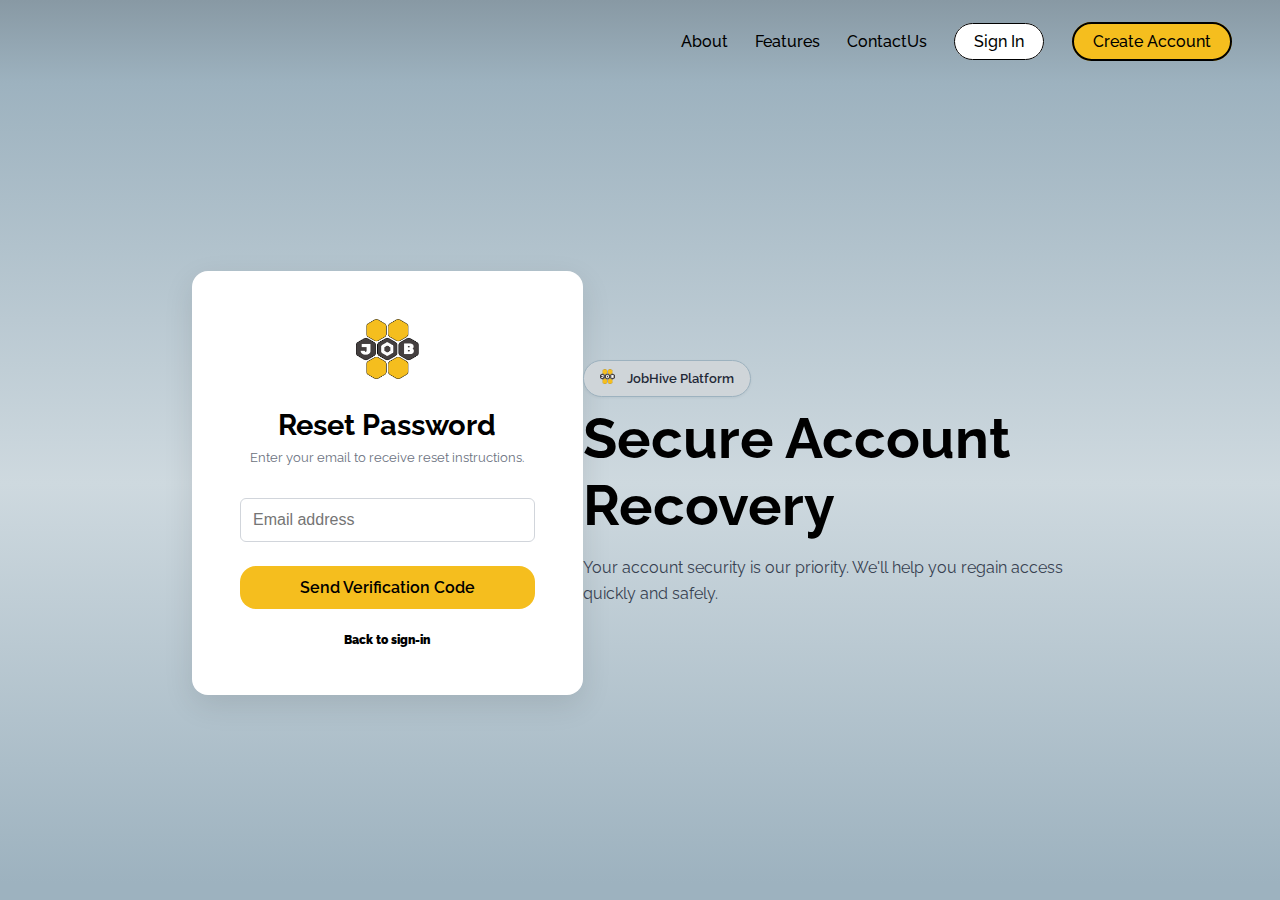
<file: resetpass.html>
<!DOCTYPE html>
<html lang="en">
<head>
  <meta charset="UTF-8">
  <meta name="viewport" content="width=device-width, initial-scale=1.0">
  <title>Reset Password - JobHive</title>
  <link rel="stylesheet" href="landingpage.css">
  <link rel="stylesheet" href="navbarforall.css">
  <link rel="stylesheet" href="resetpass-css4allstep.css">
  <link href="https://fonts.googleapis.com/css2?family=Raleway:wght@400;700&display=swap" rel="stylesheet">
</head>
<body>
 <body>
  <!-- Navbar -->
  <section class="navsec">
  <nav class="navbar">
    <div class="nav-container">
      <ul class="nav-links">
        <li><a href="index.html#about">About</a></li>
        <li><a href="index.html#features">Features</a></li>
        <li><a href="index.html#contact">ContactUs</a></li>
        <li><a href="sign-in.html" class="btn btn-signin">Sign In</a></li>
        <li><a href="sign-up.html" class="btn btn-signup">Create Account</a></li>
      </ul>
    </div>
  </nav>
 

  <!-- reset Section -->
  <section class="reset-section">
    <!-- Left: reset card -->
    <div class="reset-card">
      <div class="website-logo">
        <a href="index.html#frontpage"><img src="jobhive logo.png" alt="JobHive Logo"></a>
      </div>

      <h1 class="reset-title">Reset Password</h1>
      <p class="reset-subtitle">Enter your email to receive reset instructions.</p>

      <form class="reset-form" action="resetpassstep2.html">
        <div class="form-group">
          <input type="email" id="email" placeholder="Email address" required>
        </div>

        <button type="submit" class="btn-submit">Send Verification Code</button>

        <p class="backtosignin-text">
          <a href="sign-in.html"> Back to sign-in</a>
        </p>
      </form>
    </div>

    <!-- Right: Info section -->
    <div class="info-section">
      <div class="platform-tag">
         <a href="index.html#frontpage"><img src="jobhive logo.png" alt="JobHive Logo"></a>
         <span>JobHive Platform</span>
      </div>
      <h1>Secure Account Recovery</h1> <!-- try gawin h1  -->
      <p>Your account security is our priority. We'll help you regain access quickly and safely.</p>
    </div>
  </section>
</section>
</body>
</html>
</file>
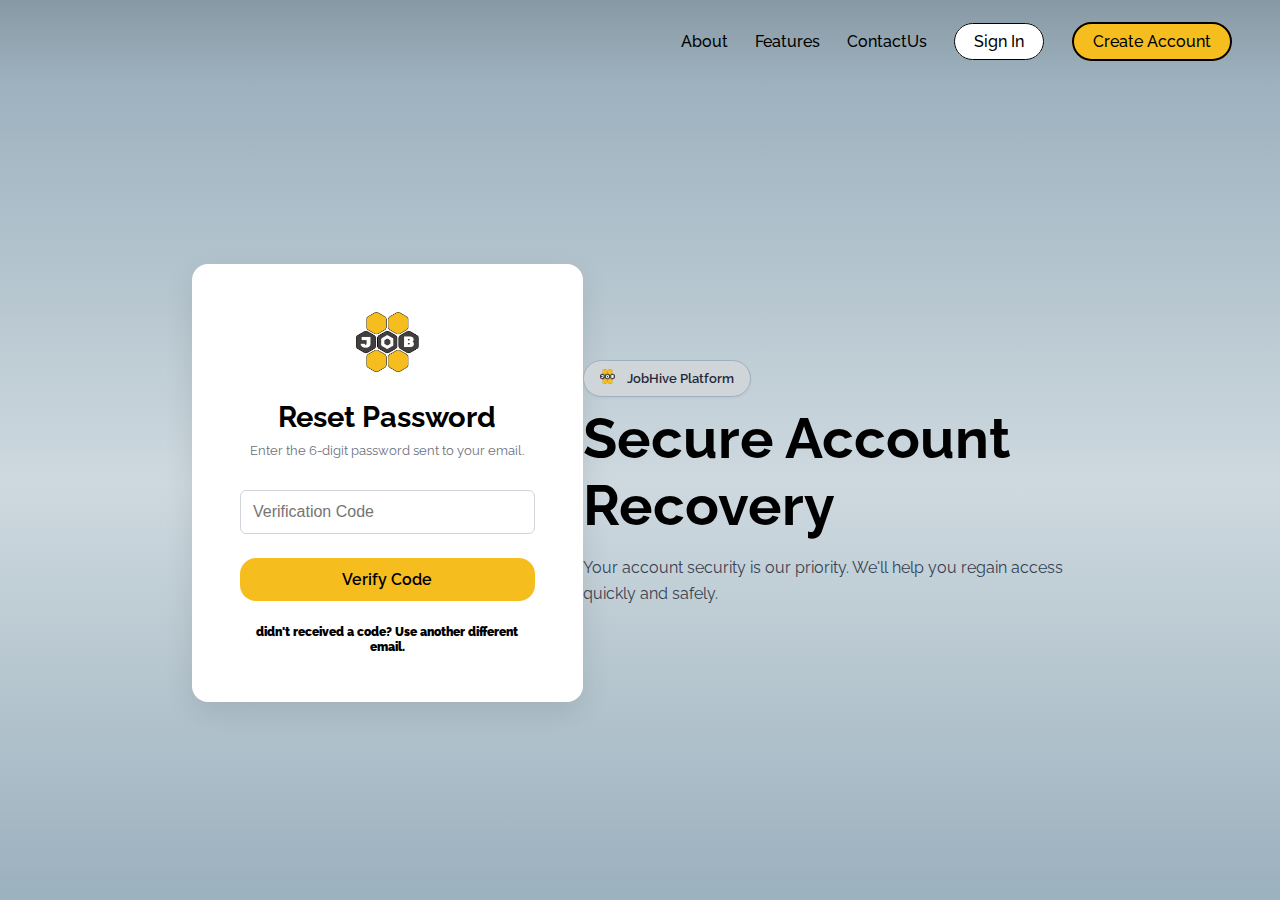
<file: resetpassstep2.html>
<!DOCTYPE html>
<html lang="en">
<head>
  <meta charset="UTF-8">
  <meta name="viewport" content="width=device-width, initial-scale=1.0">
  <title>Reset Password - JobHive</title>
  <link rel="stylesheet" href="landingpage.css">
  <link rel="stylesheet" href="navbarforall.css">
  <link rel="stylesheet" href="resetpass-css4allstep.css">
  <link href="https://fonts.googleapis.com/css2?family=Raleway:wght@400;700&display=swap" rel="stylesheet">
</head>
<body>
 <body>
  <!-- Navbar -->
   <section class="navsec">
  <nav class="navbar">
    <div class="nav-container">
      <ul class="nav-links">
        <li><a href="index.html#about">About</a></li>
        <li><a href="index.html#features">Features</a></li>
        <li><a href="index.html#contact">ContactUs</a></li>
        <li><a href="sign-in.html" class="btn btn-signin">Sign In</a></li>
        <li><a href="sign-up.html" class="btn btn-signup">Create Account</a></li>
      </ul>
    </div>
  </nav>
 

  <!-- reset Section -->
  <section class="reset-section">
    <!-- Left: reset card -->
    <div class="reset-card">
      <div class="website-logo">
        <a href="index.html#frontpage"><img src="jobhive logo.png" alt="JobHive Logo"></a>
      </div>

      <h1 class="reset-title">Reset Password</h1>
      <p class="reset-subtitle">Enter the 6-digit password sent to your email.</p>

      <form class="reset-form" action="resetpassstep3.html">
        <div class="form-group">
          <input type="text" id="text" placeholder="Verification Code" required> <!-- palitan ng for verification code  -->
        </div>

        <button type="submit" class="btn-submit">Verify Code</button>

        <p class="backtosignin-text">
          <a href="resetpass.html"> didn't received a code?  Use another different email.</a>
        </p>
      </form>
    </div>

    <!-- Right: Info section -->
    <div class="info-section">
      <div class="platform-tag">
         <a href="index.html#frontpage"><img src="jobhive logo.png" alt="JobHive Logo"></a>
         <span>JobHive Platform</span>
      </div>
      <h1>Secure Account Recovery</h1> <!-- try gawin h1  -->
      <p>Your account security is our priority. We'll help you regain access quickly and safely.</p>
    </div>
  </section>
</section>
</body>
</html>
</file>
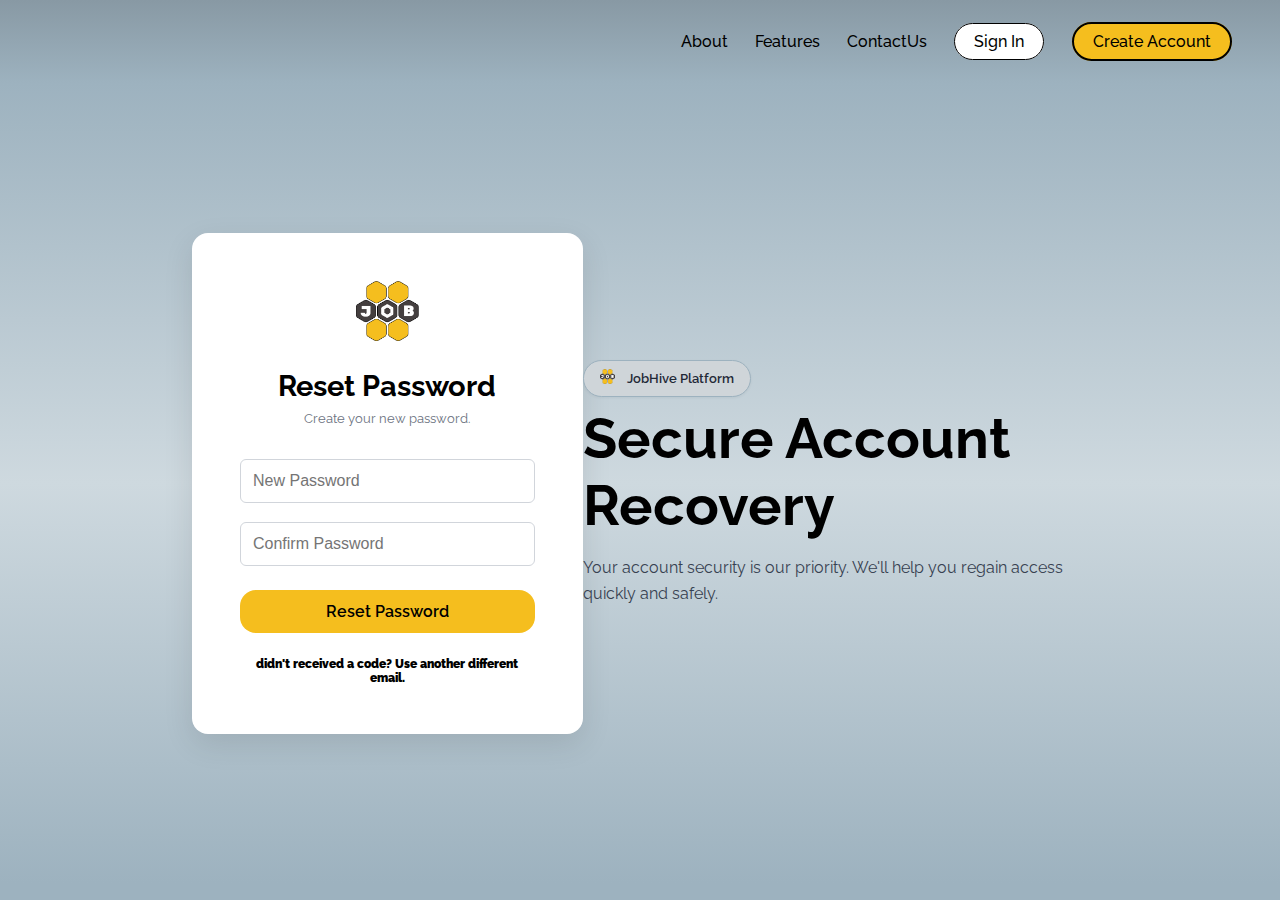
<file: resetpassstep3.html>
<!DOCTYPE html>
<html lang="en">
<head>
  <meta charset="UTF-8">
  <meta name="viewport" content="width=device-width, initial-scale=1.0">
  <title>Reset Password - JobHive</title>
  <link rel="stylesheet" href="landingpage.css">
  <link rel="stylesheet" href="navbarforall.css">
  <link rel="stylesheet" href="resetpass-css4allstep.css">
  <link href="https://fonts.googleapis.com/css2?family=Raleway:wght@400;700&display=swap" rel="stylesheet">
</head>
<body>
 <body>
  <!-- Navbar -->
   <section class="navsec">
  <nav class="navbar">
    <div class="nav-container">
      <ul class="nav-links">
        <li><a href="index.html#about">About</a></li>
        <li><a href="index.html#features">Features</a></li>
        <li><a href="index.html#contact">ContactUs</a></li>
        <li><a href="sign-in.html" class="btn btn-signin">Sign In</a></li>
        <li><a href="sign-up.html" class="btn btn-signup">Create Account</a></li>
      </ul>
    </div>
  </nav>
 

  <!-- reset Section -->
  <section class="reset-section">
    <!-- Left: reset card -->
    <div class="reset-card">
      <div class="website-logo">
        <a href="index.html#frontpage"><img src="jobhive logo.png" alt="JobHive Logo"></a>
      </div>

      <h1 class="reset-title">Reset Password</h1>
      <p class="reset-subtitle">Create your new password.</p>

      <form class="reset-form" action="resetpassstep4.html">
        <div class="form-group">
          <input type="password" id="new-pass" name="new_pass" minlength="8" autocomplete="new-pass" placeholder="New Password" required> <!-- palitan ng for verification code  -->
        </div>

        <div class="form-group">
          <input type="password" id="confirm-pass" name="confirm_pass" minlength="8" autocomplete="confirm-pass" placeholder="Confirm Password" required> <!-- palitan ng for verification code  -->
        </div>
        <button type="submit" class="btn-submit">Reset Password</button>

        <p class="backtosignin-text">
          <a href="resetpass.html"> didn't received a code?  Use another different email.</a>
        </p>
      </form>
    </div>

    <!-- Right: Info section -->
    <div class="info-section">
      <div class="platform-tag">
         <a href="index.html#frontpage"><img src="jobhive logo.png" alt="JobHive Logo"></a>
         <span>JobHive Platform</span>
      </div>
      <h1>Secure Account Recovery</h1> <!-- try gawin h1  -->
      <p>Your account security is our priority. We'll help you regain access quickly and safely.</p>
    </div>
  </section>
</section>
</body>
</html>
</file>
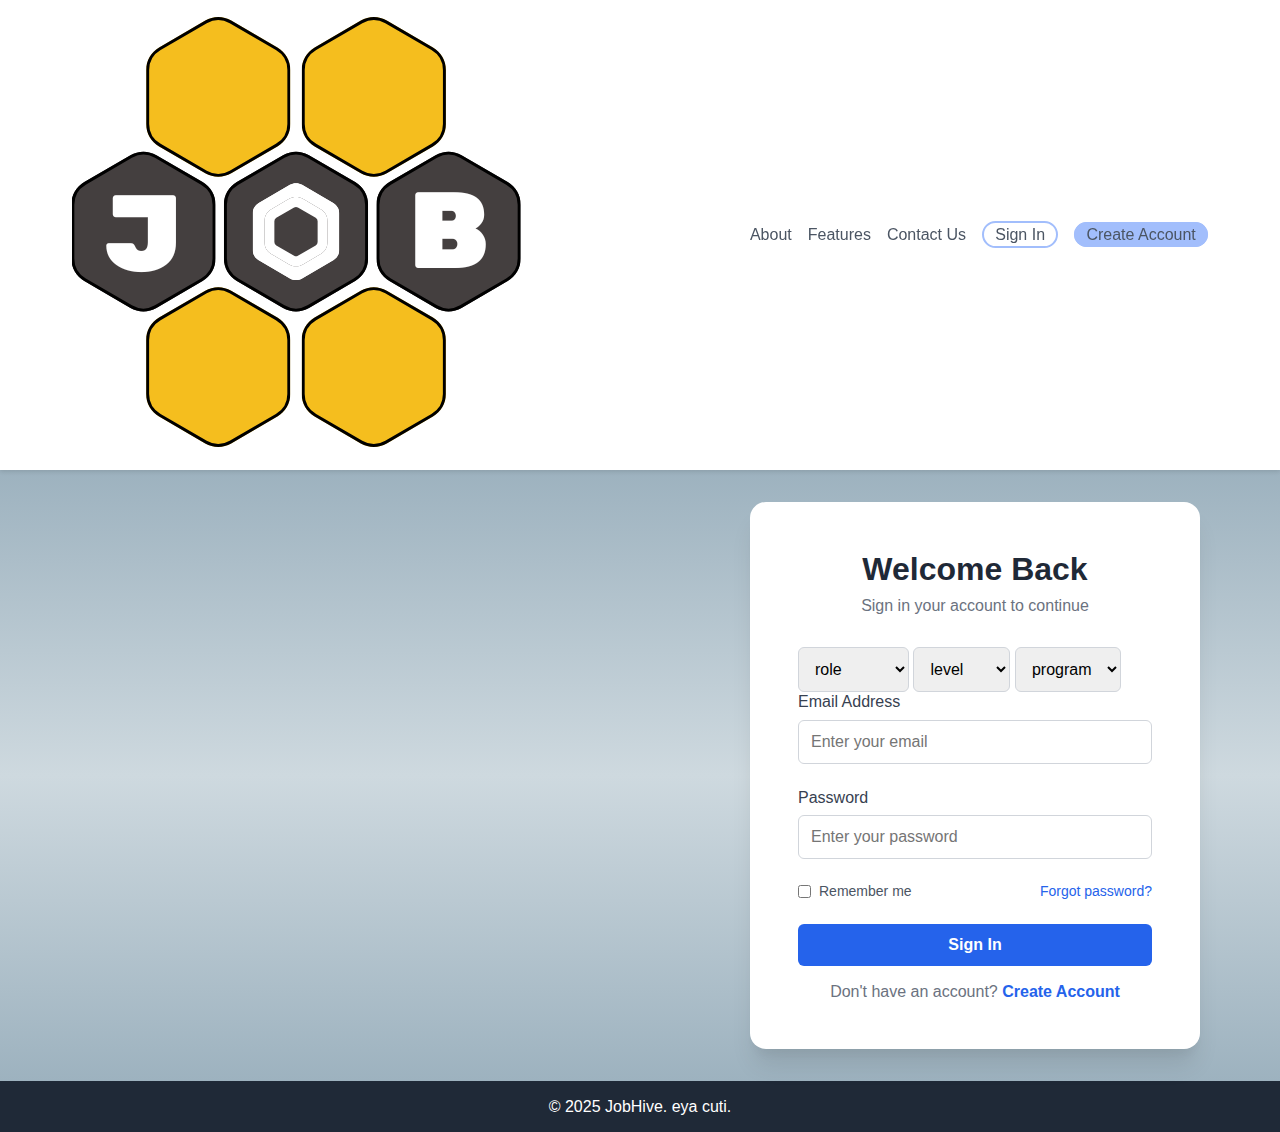
<file: sign-in.html>
<!DOCTYPE html>
<html lang="en">
<head>
  <meta charset="UTF-8">
  <meta name="viewport" content="width=device-width, initial-scale=1.0">
  <title>Sign In - JobHive</title>
  <link rel="stylesheet" href="style1.css">
  <!-- Added auth.css for authentication styles -->
  <link rel="stylesheet" href="auth.css">
</head>
<body>
  <section class="navsec">
  <nav class="navbar">
    <div class="nav-container">
      <div class="logo"><a href="index.html" img src="jobhive logo.png" style="text-decoration: none; color: inherit;">
        <img src="jobhive logo.png">
      </a></div>
      <ul class="nav-links">
        <li><a href="index.html#about">About</a></li>
        <li><a href="index.html#features">Features</a></li>
        <li><a href="index.html#contact">Contact Us</a></li>
        <li><a href="sign-in.html" class="btn btn-signin">Sign In</a></li>
        <li><a href="sign-up.html" class="btn btn-signup">Create Account</a></li>
      </ul>
    </div>
  </nav>
  </section>

   <!-- Sign In Section  -->
  <section class="auth-section">
    <div class="auth-container">
      <div class="auth-card">
        <h1 class="auth-title">Welcome Back</h1>
        <p class="auth-subtitle">Sign in your account to continue</p>

        <select name="role" class="gampanin">
           <option value="role">role</option>
           <option value="student">student</option>
           <option value="company">company</option>
           <option value="admin">admin</option>
        </select>
        
         <select name="level" class="lvl">
           <option value="Choose">level</option>
           <option value="shs">shs</option>
           <option value="college">college</option>
        </select>

         <select name="programa" class="program">
           <option value="Choose">program</option>
           <option value="it">it</option>
           <option value="hm">hm</option>
           <option value="tm">tm</option>
           <option value="ba">ba</option>
           <option value="cs">cs</option>
        </select>
        
        <form class="auth-form" action="ih.html">
          <div class="form-group">
            <label for="email">Email Address</label>
            <input type="email" id="email" placeholder="Enter your email" required>
          </div>
          
          <div class="form-group">
            <label for="password">Password</label>
            <input type="password" id="password" placeholder="Enter your password" required>
          </div>
          
          <div class="form-options">
            <label class="checkbox-label">
              <input type="checkbox" id="remember">
              <span>Remember me</span>
            </label>
            <a href="#" class="forgot-link">Forgot password?</a>
          </div>
          
          <button href type="submit" class="btn-submit">Sign In</button>
        </form>
        
        <div class="auth-footer">
          <p>Don't have an account? <a href="sign-up.html" class="auth-link">Create Account</a></p>
        </div>
      </div>
    </div>
  </section>

   <!-- Footer  -->
  <footer class="footer">
    <p>&copy; 2025 JobHive. eya cuti.</p>
  </footer>
</body>
</html>
</file>
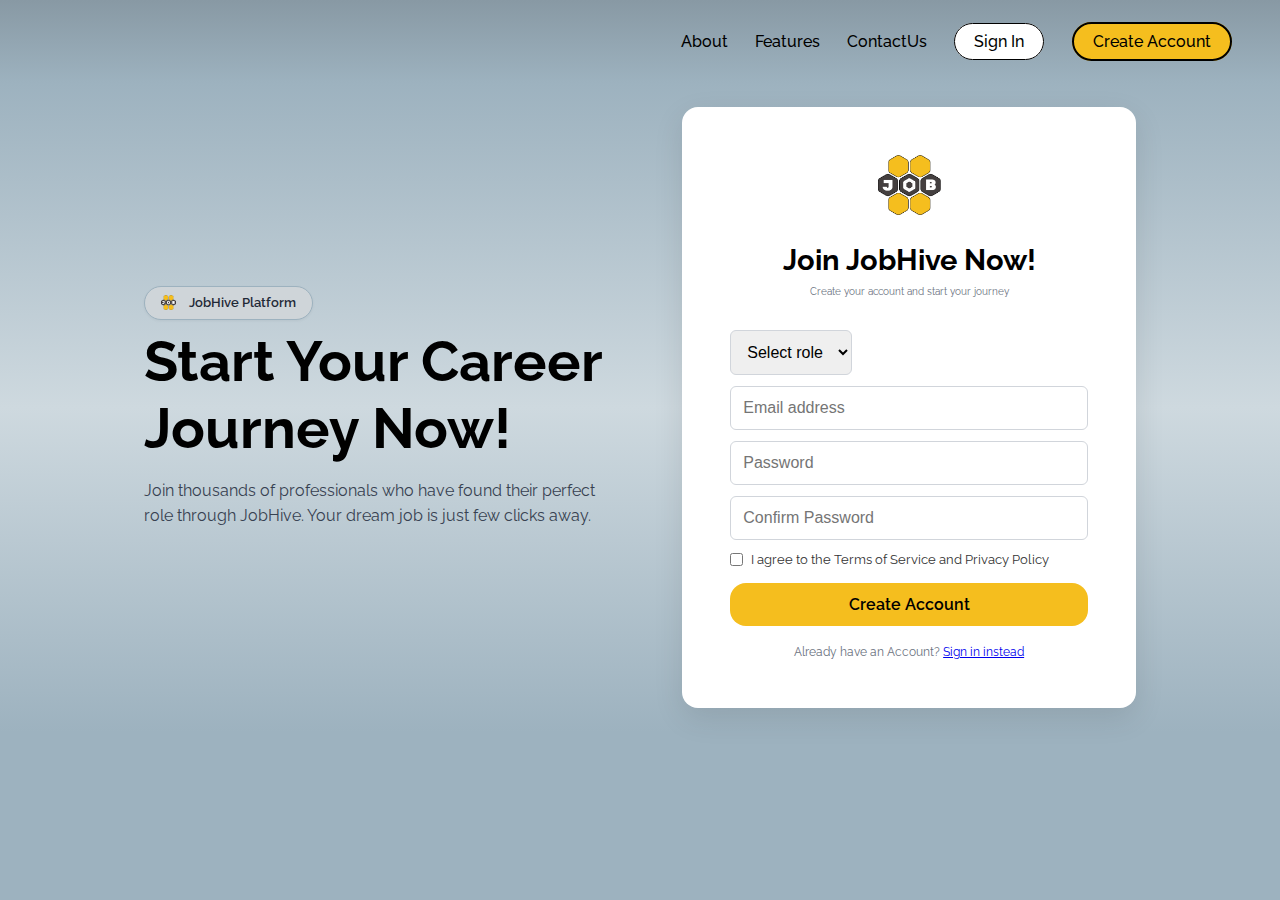
<file: sign-up.html>
<!DOCTYPE html>
<html lang="en">
<head>
  <meta charset="UTF-8">
  <meta name="viewport" content="width=device-width, initial-scale=1.0">
  <title>Sign Up - JobHive</title>
  <link rel="stylesheet" href="landingpage.css">
  <link rel="stylesheet" href="signup.css">
  <link rel="stylesheet" href="navbarforall.css">
  <link href="https://fonts.googleapis.com/css2?family=Raleway:wght@400;700&display=swap" rel="stylesheet">
</head>
<body>
 <body>
  <!-- Navbar -->
   <section class="navsec">
  <nav class="navbar">
    <div class="nav-container">
      <ul class="nav-links">
        <li><a href="index.html#about">About</a></li>
        <li><a href="index.html#features">Features</a></li>
        <li><a href="index.html#contact">ContactUs</a></li>
        <li><a href="sign-in.html" class="btn btn-signin">Sign In</a></li>
        <li><a href="sign-up.html" class="btn btn-signup">Create Account</a></li>
      </ul>
    </div>
  </nav>
 




      <!-- Sign up Section -->
  <section class="auth-section">
        <!--left: Info section -->
    <div class="info-section">
      <div class="platform-tag">
         <img src="jobhive logo.png" alt="JobHive Logo">
         <span>JobHive Platform</span>
      </div>

      <h1>Start Your Career Journey Now!</h1>
      <p>Join thousands of professionals who have found their perfect role through JobHive. Your dream job is just few clicks away.</p>
    </div>
    <!-- right: Sign-in card -->
    <div class="auth-card">
      <div class="website-logo">
        <a href="index.html#frontpage"><img src="jobhive logo.png" alt="JobHive Logo"></a>
      </div>

      <h1 class="auth-title">Join JobHive Now!</h1>
      <p class="auth-subtitle">Create your account and start your journey</p>

      <select id="roleSelect" class="selections">
         <option value="" disabled selected>Select role</option>
         <option value="Student">Student</option>
         <option value="Company">Company</option>
         <option value="Admin">Admin</option>
      </select>

      <select id="levelSelect" class="selections">
         <option value="" disabled selected>Select level</option>
         <option value="shs">SHS</option>
         <option value="college">College</option>
      </select>

      <select id="programSelect" class="selections">
         <option value="" disabled selected>Select program</option>
      </select>


      <form class="auth-form" action="">
        <div class="form-group">
          <input type="email" id="email" placeholder="Email address" required>
        </div>

        <div class="form-group">
          <input type="password" id="password" placeholder="Password" required>
        </div>

        <div class="form-group">
          <input type="password" id="confirm-pass" placeholder="Confirm Password" required>
        </div>

        <div class="form-options">
          <label class="checkbox-label">
            <input type="checkbox" id="remember" required>
            <span>I agree to the Terms of Service and Privacy Policy</span>
          </label>
        </div>

        <button type="submit" class="btn-submit">Create Account</button>

        <p class="create-text">
          Already have an Account? <a href="sign-in.html">Sign in instead</a>
        </p>
      </form>
    </div>
  </section>
</section>


<!-- gawa ni gpt  -->
<script>
  const roleSelect = document.getElementById('roleSelect');
  const levelSelect = document.getElementById('levelSelect');
  const programSelect = document.getElementById('programSelect');

  // Initially hide level & program selects
  levelSelect.classList.add('hidden');
  programSelect.classList.add('hidden');

  // When Role changes
  roleSelect.addEventListener('change', function() {
    const role = roleSelect.value;

    if (role === 'Student') {
      levelSelect.classList.remove('hidden');
    } else {
      levelSelect.classList.add('hidden');
      programSelect.classList.add('hidden');
    }

    // Reset selections
    levelSelect.selectedIndex = 0;
    programSelect.selectedIndex = 0;
  });

  // When Level changes
  levelSelect.addEventListener('change', function() {
    const level = levelSelect.value;

    // Clear old options
    programSelect.innerHTML = '';

    if (level === 'college') {
      // Set dynamic placeholder
      const defaultOpt = document.createElement('option');
      defaultOpt.textContent = 'Choose your program';
      defaultOpt.disabled = true;
      defaultOpt.selected = true;
      programSelect.appendChild(defaultOpt);

      // College options
      const collegePrograms = [
        'Information Technology',
        'Tourism',
        'Hospitality Management',
        'Business Administration'
      ];
      collegePrograms.forEach(program => {
        const opt = document.createElement('option');
        opt.value = program.toLowerCase().replace(/\s+/g, '-');
        opt.textContent = program;
        programSelect.appendChild(opt);
      });
      programSelect.classList.remove('hidden');

    } else if (level === 'shs') {
      // Set dynamic placeholder
      const defaultOpt = document.createElement('option');
      defaultOpt.textContent = 'Choose your strand';
      defaultOpt.disabled = true;
      defaultOpt.selected = true;
      programSelect.appendChild(defaultOpt);

      // SHS strands
      const shsPrograms = ['ITMAWD', 'HUMSS', 'GAS', 'TOPER', 'ABM'];
      shsPrograms.forEach(program => {
        const opt = document.createElement('option');
        opt.value = program.toLowerCase();
        opt.textContent = program;
        programSelect.appendChild(opt);
      });
      programSelect.classList.remove('hidden');

    } else {
      programSelect.classList.add('hidden');
    }
  });
</script>


</body>
</html>
</file>
<file: landingpage.css>
* {
  margin: 0;
  padding: 0;
  box-sizing: border-box;
  user-select: none;
}

body {
  font-family: 'raleway', sans-serif;
  line-height: 1.2;
  color: #333;

}


/* Navbar Styles */

.navsec {
  /* background-color: #9db2bf; */
  
    background: linear-gradient(#9db2bf 0%, #ced9df 50%, #9db2bf 100%);
}
.navbar {
  background: linear-gradient(to bottom, #8899a4, rgba(0,0,0,0));
  position: sticky;
  top: 0;
  z-index: 1000;
  
}

.nav-container {
  max-width: 1300px;
  margin: 0 auto;
  padding: 1rem 1.5rem;
  display: flex;
  justify-content: space-between;
  align-items:center;
}

.logo img {
  height: 3.5rem; 
  width: auto;
  display: block;
}

.logo img:hover{
  transition: 0.2s ease;
  transform: scale(1.10);
}


.nav-links {
  list-style: none;
  display: flex;
  align-items: center;
  gap: 1.7rem;
  margin: 0;
  padding: 0;
}


.nav-links a {
  text-decoration: none;
  color: #000;
  font-weight: 500;
}

.nav-links a:hover {
  color: #4b5563;
}

.btn {
  border-radius: 20px;
  padding: 0.5rem 1.2rem;
  text-decoration: none;
  font-weight: 600;
}

.btn-signin {
  border: 1px solid black;
  background-color: white;
}

.btn-signin:hover {
  border: 2px solid white;
  box-shadow: 0 0 4px, 0 0 10px white;
}


.btn-signup {
  background-color:#f5be1e;
  border: 2px solid black;
}

.btn-signup:hover {
  background-color: #f5be1e;
  border-color: #f5be1e;
  box-shadow: 0 0 10px, 0 0 10px #f5be1e;
}


/* frontpage Section */
.frontpage {
  height: 100vh;

  color: black;
  padding: 6.9rem 1rem;
  text-align: left;
}

.frontpage-content {
  max-width: 1130px;
  margin: 0 auto;
}

.frontpage h1 {
  font-size: 3.7rem;
  font-weight: bold;
  margin-bottom: 1.5rem;
}

.frontpage p {
  font-size: 1rem;
  margin-bottom: 2rem;
  opacity: 0.9;
}

.btn-cta {
  background-color: #f5be1e;
  color: black;
  padding: 1rem 2rem;
  font-size: 1.125rem;
  border-radius: 0.5rem;
  text-decoration: none;
  display: inline-block;
  font-weight: 600;
  transition: transform 0.3s;
}

.btn-cta:hover {
  transform: translateY(-2px);
}


/* About Section */
.about {
  padding: 12rem 20rem;
  height: 100vh;
  /* background-color: #f9fafb; */
}

.about-content {
  max-width: 100vh;
  margin: auto;
  text-align: center;
}

.about-content p {
  font-size: 1.125rem;
  color: #4b5563;
  line-height: 1.8;
  margin-bottom: 1rem;
}



/* Features Section */
.features {
  padding: 12rem 2rem;
    height: 100vh;
  /* background-color: white; */
}

.section-title {
  text-align: center;
  font-size: 3rem;
  font-weight: bold;
  margin-bottom: 3rem;
  color: #1f2937;
}

.features-grid {
  max-width: 1200px;
  margin: 0 auto;
  display: grid;
  grid-template-columns: repeat(auto-fit, minmax(300px, 1fr));
  gap: 2.4rem;
}

.feature-card {
  background-color: #eaf2f7;
  padding: 2rem;
  border-radius: 0.5rem;
  box-shadow: 0 4px 6px rgba(0, 0, 0, 0.1);
  transition: transform 0.3s;
}

.feature-card:hover {
  transform: translateY(-5px);
}

.feature-icon {
  font-size: 3rem;
  margin-bottom: 1.5rem;

}

i {
  padding-bottom: 1.3rem;
}

.feature-card h3 {
  font-size: 1.5rem;
  font-weight: 600;
  margin-bottom: 1rem;
  color: #1f2937;
}

.feature-card p {
  color: #6b7280;
  line-height: 1.6;
}













/* Contact Section */
.contact {
  padding: 4rem 2rem;

  /* background-color: #f9fafb; */
}

.contact-title {
  text-align: center;
  font-size: 3rem;
  font-weight: bold;
  margin-bottom: 0.5rem;
  color: #1f2937;
}


.subtitle {
  text-align: center;
  color: #4b5563;
  font-size: 15px;
  margin-bottom: 1.3rem;
  line-height: 1.5;
}

.contact-content {
  max-width: 520px;
  margin: 0 auto;
  background-color: #ffffff;
  border: 2px solid #ffffff;

  box-shadow: 0 0 1px #1f2937, 0 0 10px #1f2937;
  border-radius: 5%;
  padding: 2rem 2rem;
}

.contact-form {
  display: flex;
  flex-direction: column;
  gap: 1rem;
}

.form-group {
  display: flex;
  flex-direction: column;
}

.form-group label {
  margin-bottom: 0.5rem;
  font-weight: 500;
  font-size: small;
  color: #374151;
}

.form-group input,
.form-group textarea {
  padding: 0.75rem;
  border: 1px solid #d1d5db;
  border-radius: 0.375rem;
  font-size: 1rem;
  transition: border-color 0.3s;
}

.form-group input:focus,
.form-group textarea:focus {
  outline: none;
  border-color: #f5be1e;
}

.form-group textarea {
  resize: horizontal;
  min-height: 100px;
}

.btn-submit {
  background-color: #f5be1e;
  color: black;
  padding: 0.50rem 1.5rem;
  border: none;
  border-radius: 0.4rem;
  font-size: 1rem;
  font-weight: 600;
  cursor: pointer;
  transition: background-color 0.3s;
}

.btn-submit:hover {
  background-color: #f5be1e;
}


.yilo{
  color: #f5be1e;
  text-shadow: 1px 1px 2px black
}
.gray{
  text-shadow: 1px 1px 2px white;
}

.footer{
  background-color: #8899a4;
  padding: 1rem 1rem;
  text-align: center;
  font-size: small;
  font-weight: 100;
}
</file>
<file: navbarforall.css>
/* some of the repeating elements are here */
/* navbar for sign in/up logo css */

/* General Page Styles */

body {
  font-family: 'Raleway', sans-serif;
  margin: 0;
  padding: 0;
  background: linear-gradient(#9db2bf 0%, #ced9df 50%, #9db2bf 100%);


}

/* Navbar */
.navsec{
 background: #9db2bf;
 height: 100vh;
}
.navbar {
  display: flex;
  justify-content: flex-end;
  align-items: center;
  padding: 1rem 1.5rem;
  background: linear-gradient(to bottom, #8899a4, rgba(0,0,0,0));
}

.nav-container {
  display: flex-end;
  justify-content: flex-end;
  align-items: center;
  width: 100%;
}

/* .logo img {
  height: 50px;
} */

.nav-links {
  list-style: none;
  display: flex;
  align-items: center;
  gap: 1.7rem;
  margin: 0;
  padding: 0;
}

.nav-links a {
  text-decoration: none;
  color: #000;
  font-weight: 500;
}

.nav-links a:hover {
  color: #4b5563;
}

.btn {
  border-radius: 20px;
  padding: 0.5rem 1.2rem;
  text-decoration: none;
  font-weight: 600;
}

.btn-signin {
  border: 1px solid #000;
  color: #000;
}

.btn-signup {
  background-color: #f5be1e;
  color: #000;
}

.platform-tag {
  display: inline-flex;
  align-items: center;
  gap: 0.8rem;
  background-color: rgb(207, 213, 217);
  border: 1.5px solid rgb(157, 178,191);
  border-radius: 50px;
  padding: 0.5rem 1rem;
  font-weight: 600;
  color: #1f2937;
  box-shadow: 0 1px 3px rgba(0, 0, 0, 0.05);
}

span{
  font-size: small;
}

.platform-tag img {
  width: 15px;
  height: 15px;
}

p, h1, h2, h3{
  color: #000;
}

h1{
  font-size: 3.5rem;
  font-weight: bolder;

}


.website-logo {
  display: flex;
  justify-content: center;
  margin-bottom: 1.5rem;
}

.website-logo img {
  height: 60px;
  width: auto;
}
</file>
<file: style1.css>
* {
  margin: 0;
  padding: 0;
  box-sizing: border-box;
}

body {
  font-family: -apple-system, BlinkMacSystemFont, "Segoe UI", Roboto, "Helvetica Neue", Arial, sans-serif;
  line-height: 1.2;
  color: #333;
}









/* Navbar Styles */
.navbar {
  background-color: white;
  box-shadow: 0 2px 4px rgba(0, 0, 0, 0.1);
  position: sticky;
  top: 0;
  z-index: 1000;
}

.nav-container {
  max-width: 1200px;
  margin: 0 auto;
  padding: 1rem 2rem;
  display: flex;
  justify-content: space-between;
  align-items: center;
}

.logo {
  font-size: 1.5rem;
  font-weight: bold;
  color: #2563eb;
}

.nav-links {
  display: flex;
  align-items: center;
  gap: 1rem;
  list-style: none;
}

.nav-links a {
  text-decoration: none;
  color: #4b5563;
  font-weight: 500;
  transition: color 0.3s;
}

.nav-links a:hover {
  color: #4b5563;
}

.btn {
  padding: 0.2rem 0.7rem;
  border-radius: 10rem;
  font-weight: 500;
  text-decoration: none;
  cursor: pointer;

}

.btn-signin {
  border: 2px solid #a2befc;
  background-color: white;
}

.btn-signin:hover {
  box-shadow: 0 0 5px, 0 0 5px #374151;
}


.btn-signup {
  background-color: #a2befc;
  border: 1px solid #a2befc;
}

.btn-signup:hover {
  background-color: white;
  border-color: #1d4ed8;
  box-shadow: 0 0 5px, 0 0 5px #374151;
}







/* frontpage Section */
.frontpage {
  background: linear-gradient(135deg, #667eea 0%, #764ba2 100%);
  color: white;
  padding: 8rem 2rem;
  text-align: left;
}

.frontpage-content {
  max-width: 800px;
  margin: 0 auto;
}

.frontpage h1 {
  font-size: 3rem;
  font-weight: bold;
  margin-bottom: 1.5rem;
}

.frontpage p {
  font-size: 1rem;
  margin-bottom: 2rem;
  opacity: 0.9;
}

.btn-cta {
  background-color: white;
  color: #667eea;
  padding: 1rem 2rem;
  font-size: 1.125rem;
  border-radius: 0.5rem;
  text-decoration: none;
  display: inline-block;
  font-weight: 600;
  transition: transform 0.3s;
}

.btn-cta:hover {
  transform: translateY(-2px);
}





/* About Section */
.about {
  padding: 8rem 2rem;
  background-color: white;
}

.about-content {
  max-width: 800px;
  margin: 0 auto;
  text-align: center;
}

.about-content p {
  font-size: 1.125rem;
  color: #4b5563;
  line-height: 1.8;
  margin-bottom: 1rem;
}





/* Features Section */
.features {
  padding: 8rem 2rem;
  background-color: #f9fafb;
}

.section-title {
  text-align: center;
  font-size: 2.5rem;
  font-weight: bold;
  margin-bottom: 3rem;
  color: #1f2937;
}

.features-grid {
  max-width: 1200px;
  margin: 0 auto;
  display: grid;
  grid-template-columns: repeat(auto-fit, minmax(300px, 1fr));
  gap: 2rem;
}

.feature-card {
  background-color: white;
  padding: 2rem;
  border-radius: 0.5rem;
  box-shadow: 0 4px 6px rgba(0, 0, 0, 0.1);
  transition: transform 0.3s;
}

.feature-card:hover {
  transform: translateY(-5px);
}

.feature-icon {
  font-size: 3rem;
  margin-bottom: 1rem;
}

.feature-card h3 {
  font-size: 1.5rem;
  font-weight: 600;
  margin-bottom: 1rem;
  color: #1f2937;
}

.feature-card p {
  color: #6b7280;
  line-height: 1.6;
}













/* Contact Section */
.contact {
  padding: 5rem 2rem;
  background-color: #f9fafb;
}

.contact-content {
  max-width: 600px;
  margin: 0 auto;
}

.contact-form {
  display: flex;
  flex-direction: column;
  gap: 1.5rem;
}

.form-group {
  display: flex;
  flex-direction: column;
}

.form-group label {
  margin-bottom: 0.5rem;
  font-weight: 500;
  color: #374151;
}

.form-group input,
.form-group textarea {
  padding: 0.75rem;
  border: 1px solid #d1d5db;
  border-radius: 0.375rem;
  font-size: 1rem;
  transition: border-color 0.3s;
}

.form-group input:focus,
.form-group textarea:focus {
  outline: none;
  border-color: #2563eb;
}

.form-group textarea {
  resize: vertical;
  min-height: 120px;
}

.btn-submit {
  background-color: #2563eb;
  color: white;
  padding: 0.75rem 2rem;
  border: none;
  border-radius: 0.375rem;
  font-size: 1rem;
  font-weight: 600;
  cursor: pointer;
  transition: background-color 0.3s;
}

.btn-submit:hover {
  background-color: #1d4ed8;
}





/* Footer */
.footer {
  background-color: #1f2937;
  color: white;
  text-align: center;
  padding: 1rem;
}
</file>
<file: auth.css>
navsec{
  
}
/* Auth Section Layout */
.auth-section {
  user-select: none;
  min-height: 100%;
  display: flex;
  align-items: right;
  justify-content: right;
  padding: 2rem 5rem;
  background: linear-gradient(#9db2bf 0%, #ced9df 50%, #9db2bf 100%);
}

.auth-container {
  width: 100%;
  max-width: 450px;
}

.auth-card {
  background-color: white;
  padding: 3rem;
  border-radius: 1rem;
  box-shadow: 0 20px 25px -5px rgba(0, 0, 0, 0.1), 0 10px 10px -5px rgba(0, 0, 0, 0.04);
}

/* Auth Typography */
.auth-title {
  font-size: 2rem;
  font-weight: bold;
  color: #1f2937;
  margin-bottom: 0.5rem;
  text-align: center;
}

.auth-subtitle {
  color: #6b7280;
  text-align: center;
  margin-bottom: 2rem;
}

/* Auth Form */
.auth-form {
  display: flex;
  flex-direction: column;
  gap: 1.5rem;
}

.form-group {
  display: flex;
  flex-direction: column;
}

select {
    padding: 0.75rem;
  border: 1px solid #d1d5db;
  border-radius: 0.375rem;
  font-size: 1rem;


}

.form-group label {
  margin-bottom: 0.5rem;
  font-weight: 500;
  color: #374151;
}

.form-group input {
  padding: 0.75rem;
  border: 1px solid #d1d5db;
  border-radius: 0.375rem;
  font-size: 1rem;
  transition: border-color 0.3s;
}

.form-group input:focus {
  outline: none;
  border-color: #2563eb;
}

/* Form Options */
.form-options {
  display: flex;
  justify-content: space-between;
  align-items: center;
  flex-wrap: wrap;
  gap: 0.5rem;
}

.checkbox-label {
  display: flex;
  align-items: center;
  gap: 0.5rem;
  cursor: pointer;
  color: #4b5563;
  font-size: 0.875rem;
}

.checkbox-label input[type="checkbox"] {
  cursor: pointer;
}

/* Auth Links */
.forgot-link {
  color: #2563eb;
  text-decoration: none;
  font-size: 0.875rem;
  font-weight: 500;
}

.forgot-link:hover {
  text-decoration: underline;
}

.auth-link {
  color: #2563eb;
  text-decoration: none;
  font-weight: 600;
}

.auth-link:hover {
  text-decoration: underline;
}

/* Submit Button */
.btn-submit {
  background-color: #2563eb;
  color: white;
  padding: 0.75rem 2rem;
  border: none;
  border-radius: 0.375rem;
  font-size: 1rem;
  font-weight: 600;
  cursor: pointer;
  transition: background-color 0.3s;
}

.btn-submit:hover {
  background-color: #1d4ed8;
}

/* Auth Footer */
.auth-footer {
  margin-top: 1rem;
  text-align: center;
  color: #6b7280;
}

/* Responsive Design for Auth Pages
@media (max-width: 768px) {
  .auth-card {
    padding: 2rem;
  }

  .auth-title {
    font-size: 1.5rem;
  }

  .form-options {
    flex-direction: column;
    align-items: flex-start;
  }
} */
</file>
<file: signup.css>
/* Right Info Section */
.info-section,.auth-section {
    gap: 5rem;
    align-items: center;
}
.info-section{

  justify-content: flex-start;
  /* max-width: 500px; */
}


.info-section h1 {
  /* font-size: 2.3rem;
  font-weight: 1000; */
  margin-top: 0.5rem;
  margin-bottom: 1rem;
}

.info-section p {
  color: #374151;
  font-size: 1rem;
  line-height: 1.6;
}


/* Auth Section*/
.auth-section {
  display: flex;
  justify-content: flex-end;
  /* align-items: right; */

  padding: 1.5rem 9rem;
  /* min-height: calc(100vh - 100px); */
  background: linear-gradient(#9db2bf 0%, #ced9df 50%, #9db2bf 100%);
}

.auth-card {
  background-color: white;
  padding: 3rem;
  border-radius: 1rem;
  width: 800px;
  box-shadow: 0 10px 30px rgba(0, 0, 0, 0.1);
}

.selections{
    margin-bottom: 0.7rem;
    padding: 0.75rem;
    border: 1px solid #d1d5db;
    border-radius: 0.375rem;
    font-size: 1rem;
    transition: border-color 0.3s;
}



.auth-title {
  text-align: center;
  font-size: 1.8rem;
  font-weight: 700;
  margin-bottom: 0.5rem;
}

.auth-subtitle {
  font-size: 10px;
  text-align: center;
  color: #6b7280;
  margin-bottom: 2rem;
}

.auth-form {
  display: flex;
  flex-direction: column;
  gap: 0.7rem;

}

input {
  padding: 0.8rem;
  border: 1px solid #d1d5db;
  border-radius: 0.375rem;
  font-size: 10rem;

}

.form-options {
  display: flex;
  justify-content: space-between;
  align-items: center;
  font-size: 0.9rem;
}

.checkbox-label {
  display: flex;
  align-items: center;
  gap: 0.5rem;
}

.forgot-link {
  font-size: small;
  color: #2563eb;
  text-decoration: none;
}

.btn-submit {
  font-family: 'raleway', sans-serif;
  background-color: #f5be1e;
  color: #000;
  border: none;
  border-radius: 1rem;
  padding: 0.75rem;
  font-size: 1rem;
  cursor: pointer;
  margin-top: 0.3rem;
}

.btn-submit:hover {
  background-color: #f2aa02;
}

.create-text {
  font-size: 12px;
  text-align: center;
  margin-top: 0.5rem;
  color: #6b7280;
}


.checkbox-label {
  display: flex;
  align-items: center;
  gap: 0.5rem;
}

.hidden {
  display: none;
}
</file>
<file: resetpass-css4allstep.css>
/* reset Section*/
.reset-section {
    display: flex;
    justify-content: space-between;
    align-items: center;
    padding: 1.55rem 12rem;
    min-height: calc(100vh - 100px);
    background: linear-gradient(#9db2bf 0%, #ced9df 50%, #9db2bf 100%);
}

.reset-card {
    background-color: white;
    padding: 3rem;
    border-radius: 1rem;
    width: 500px;
    box-shadow: 0 10px 30px rgba(0, 0, 0, 0.1);
}


.reset-title {
    text-align: center;
    font-size: 1.8rem;
    font-weight: 700;
    margin-bottom: 0.5rem;
}

.reset-subtitle {
    font-size: 13px;
    text-align: center;
    color: #6b7280;
    margin-bottom: 2rem;
}

.reset-form {
    display: flex;
    flex-direction: column;
    gap: 1.2rem;
}

/* input {
  padding: 0.8rem;
  border: 1px solid #d1d5db;
  border-radius: 0.375rem;
  font-size: 1rem;
} */

/* .form-options {
  display: flex;
  justify-content: space-between;
  align-items: center;
  font-size: 0.9rem;
}
 */


.forgot-link {
    font-size: small;
    color: #2563eb;
    text-decoration: none;
}

.btn-submit {
    font-family: 'raleway', sans-serif;
    background-color: #f5be1e;
    color: black;
    border: none;
    border-radius: 1rem;
    padding: 0.75rem;
    font-size: 1rem;
    cursor: pointer;
    margin-top: 0.3rem;
       text-decoration: none;
       text-align: center;

}
.btn-submit:hover {
    background-color: #f2aa02;
}

.backtosignin-text
  {
    font-size: 12px;
    text-align: center;
    margin-top: 0.3rem;
    color: #6b7280;
    text-decoration: none;
}

.backtosignin-text a {
     text-decoration: none;
     font-weight: 1000;
     color: black;
}

/* Right Info Section */
.info-section {
    max-width: 600px;
}


.info-section h1 {
    font-size: 3.5rem;
    font-weight: bolder;
    margin-top: 0.5rem;
    margin-bottom: 1rem;
}

.info-section p {
    color: #374151;
    font-size: 1rem;
    line-height: 1.6;
}

.btn-verification{
    
}
</file>
